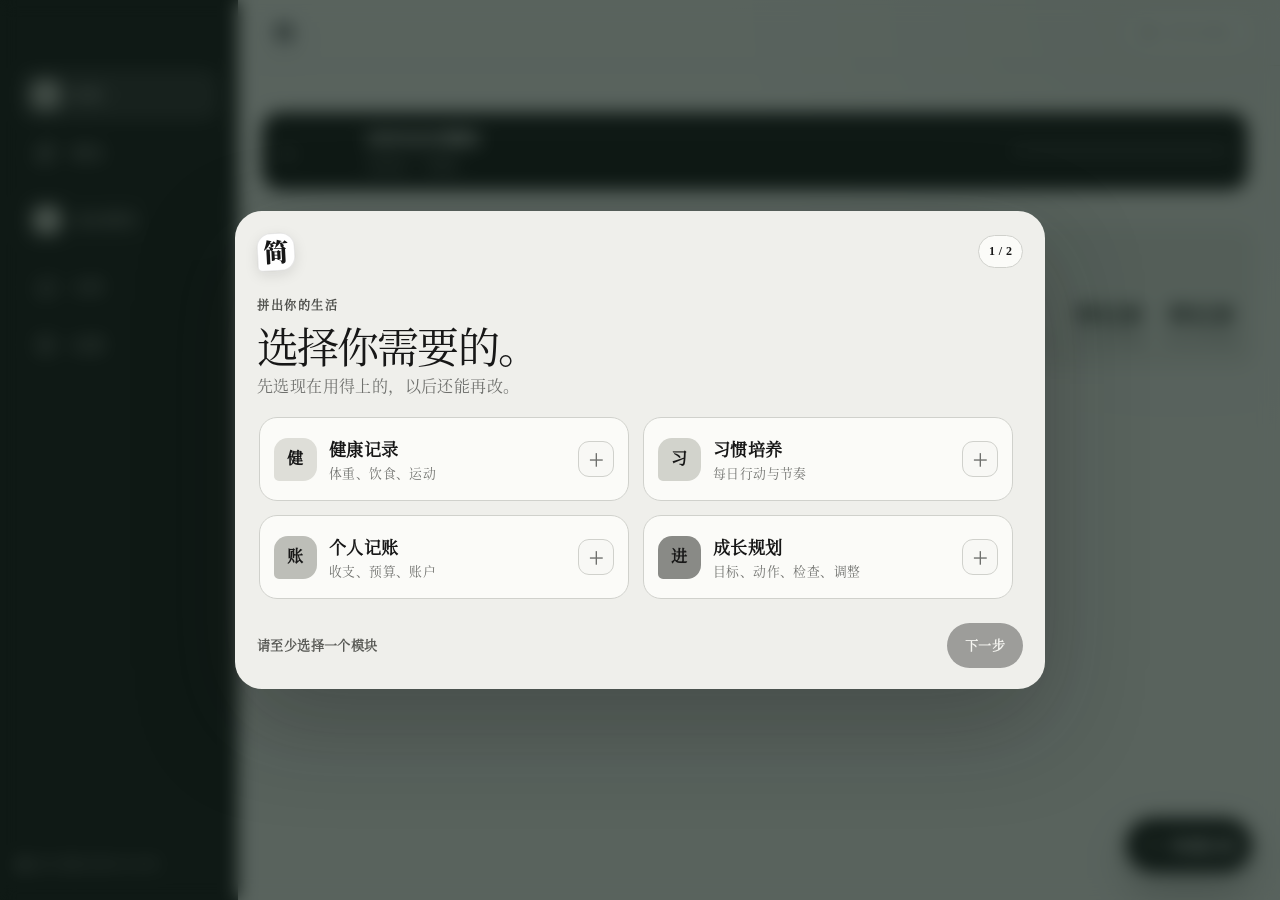
<file: index.html>
<!doctype html>
<html lang="zh-CN">
  <head>
    <meta charset="UTF-8" />
    <meta name="viewport" content="width=device-width, initial-scale=1, viewport-fit=cover" />
    <meta name="theme-color" content="#181818" />
    <meta name="mobile-web-app-capable" content="yes" />
    <meta name="apple-mobile-web-app-capable" content="yes" />
    <meta name="apple-mobile-web-app-status-bar-style" content="black-translucent" />
    <meta name="apple-mobile-web-app-title" content="简行" />
    <link rel="icon" href="./easyup-icon.png" />
    <link rel="manifest" href="manifest.webmanifest" />
    <link rel="apple-touch-icon" href="icons/apple-touch-icon.png" />
    <title>简行 EasyUp</title>
    <script type="module" crossorigin src="./assets/index-CmZ3-nrd.js"></script>
    <link rel="stylesheet" crossorigin href="./assets/index-DJcns935.css">
  </head>
  <body>
    <div id="root"></div>
  </body>
</html>
</file>
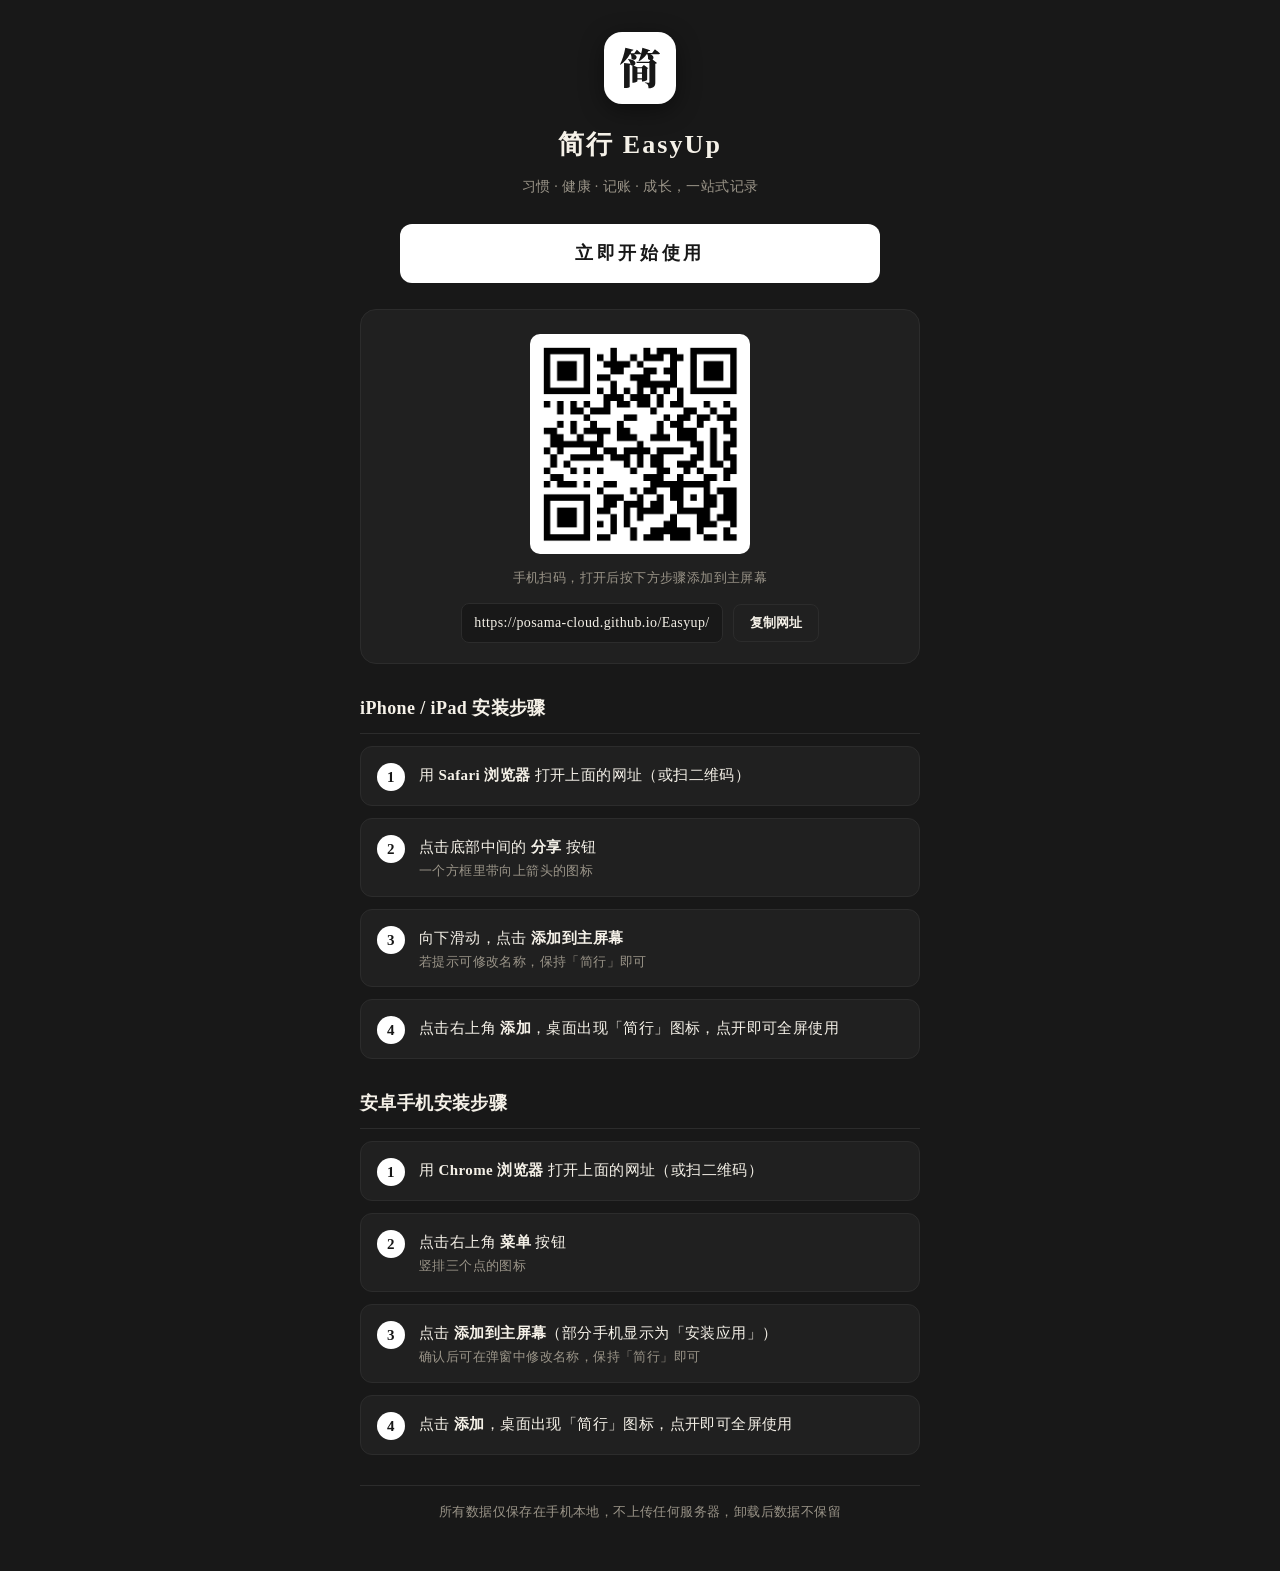
<file: install.html>
<!doctype html>
<html lang="zh-CN">
  <head>
    <meta charset="UTF-8" />
    <meta name="viewport" content="width=device-width, initial-scale=1, viewport-fit=cover" />
    <meta name="theme-color" content="#181818" />
    <title>简行 EasyUp · 安装指引</title>
    <style>
      :root {
        --bg: #181818;
        --panel: #202020;
        --line: #2c2c2c;
        --text: #f5f1e8;
        --muted: #9a9488;
        --accent: #ffffff;
        --ink: #171717;
      }
      * { margin: 0; padding: 0; box-sizing: border-box; -webkit-tap-highlight-color: transparent; }
      html { -webkit-text-size-adjust: 100%; }
      body {
        background: var(--bg);
        color: var(--text);
        font-family: "Source Han Serif SC", "Source Han Serif CN", "Noto Serif SC", "Noto Serif CJK SC", serif;
        letter-spacing: 0.025em;
        line-height: 1.6;
        padding: 32px 20px 48px;
      }
      .wrap { max-width: 560px; margin: 0 auto; }
      .logo {
        width: 72px; height: 72px;
        border-radius: 18px;
        background: #ffffff;
        display: flex; align-items: center; justify-content: center;
        margin: 0 auto 20px;
        box-shadow: 0 6px 24px rgba(0,0,0,0.45);
      }
      .logo svg { width: 60px; height: 60px; }
      h1 { font-size: 26px; font-weight: 700; text-align: center; letter-spacing: 0.08em; }
      .sub { text-align: center; color: var(--muted); font-size: 14px; margin-top: 10px; }
      .cta {
        display: block; margin: 26px auto 0;
        width: 100%; max-width: 480px; padding: 15px;
        background: var(--accent); color: var(--ink);
        border: none; border-radius: 12px;
        font-family: inherit; font-weight: 700; font-size: 18px; letter-spacing: 0.2em;
        text-align: center; text-decoration: none; cursor: pointer;
        transition: transform 0.18s ease, opacity 0.18s ease;
      }
      .cta:active { transform: scale(0.97); opacity: 0.9; }
      .qr-card {
        margin-top: 26px;
        background: var(--panel);
        border: 1px solid var(--line);
        border-radius: 16px;
        padding: 24px 20px 20px;
        text-align: center;
      }
      .qr-card img { width: 220px; height: 220px; border-radius: 10px; display: block; margin: 0 auto; }
      .qr-card .tip { color: var(--muted); font-size: 13px; margin-top: 14px; }
      .url-row {
        margin-top: 14px;
        display: flex; gap: 10px;
        align-items: center;
        justify-content: center;
        flex-wrap: wrap;
      }
      .url {
        font-size: 14px; color: var(--text);
        background: var(--bg);
        border: 1px solid var(--line);
        border-radius: 8px;
        padding: 8px 12px;
        word-break: break-all;
        max-width: 100%;
      }
      .copy-btn {
        font-family: inherit; font-size: 13px; font-weight: 700;
        padding: 9px 16px;
        background: transparent; color: var(--text);
        border: 1px solid var(--line); border-radius: 8px;
        cursor: pointer;
        transition: background 0.18s ease;
      }
      .copy-btn:active { background: var(--line); }
      .section { margin-top: 30px; }
      .section h2 {
        font-size: 18px; font-weight: 700;
        padding-bottom: 10px;
        border-bottom: 1px solid var(--line);
      }
      .step {
        display: flex; gap: 14px;
        background: var(--panel);
        border: 1px solid var(--line);
        border-radius: 12px;
        padding: 14px 16px;
        margin-top: 12px;
        align-items: flex-start;
      }
      .num {
        flex: none;
        width: 28px; height: 28px;
        border-radius: 50%;
        background: var(--accent); color: var(--ink);
        font-weight: 700; font-size: 15px;
        display: flex; align-items: center; justify-content: center;
        margin-top: 2px;
      }
      .step .txt { font-size: 15px; padding-top: 2px; }
      .step .txt b { font-weight: 700; }
      .step .txt .muted { color: var(--muted); font-size: 13px; display: block; margin-top: 2px; }
      .note {
        margin-top: 30px;
        font-size: 13px; color: var(--muted);
        border-top: 1px solid var(--line);
        padding-top: 16px;
        text-align: center;
      }
      body.platform-ios .android-only { display: none; }
      body.platform-android .ios-only { display: none; }
    </style>
  </head>
  <body>
    <div class="wrap">
      <div class="logo">
        <svg xmlns="http://www.w3.org/2000/svg" viewBox="0 0 1024 1024">
          <rect width="1024" height="1024" fill="#ffffff"/>
          <g transform="translate(151 152) scale(.72)">
            <g transform="translate(0 881) scale(1 -1)">
              <path d="M345 811 154 861C130 716 79 562 27 465L38 457C124 516 200 598 262 705H283C295 675 303 636 299 599C380 521 496 644 357 705H506C515 705 523 707 527 713C510 650 488 592 466 547L476 540C545 579 607 635 659 709H674C689 677 697 633 690 592C708 575 727 566 745 565L714 530H415L424 502H724V51C724 40 721 33 706 33C687 33 618 38 618 38V25C660 18 674 3 686 -14C698 -31 701 -60 703 -99C844 -88 864 -43 864 40V480C885 484 897 493 904 501L799 582C835 612 837 674 742 709H948C962 709 973 714 976 725C931 765 855 824 855 824L788 737H677L703 782C726 782 739 790 744 803L557 860C551 815 541 768 530 724C489 762 426 815 426 815L366 733H278L305 788C328 789 341 798 345 811ZM221 597 213 592C236 564 262 524 277 484L123 498V-95H148C200 -95 257 -75 257 -67V454C269 456 278 459 283 463L286 451C298 443 310 439 321 438V31H343C403 31 440 57 440 65V109H548V60H570C614 60 671 92 671 103V362C685 365 694 371 698 376L593 455L540 401H440L343 438C417 451 438 586 221 597ZM548 137H440V245H548ZM548 373V273H440V373Z" fill="#171717"/>
            </g>
          </g>
        </svg>
      </div>
      <h1>简行 EasyUp</h1>
      <p class="sub">习惯 · 健康 · 记账 · 成长，一站式记录</p>

      <a class="cta" href="./">立即开始使用</a>

      <div class="qr-card">
        <img src="easyup-qr.png" alt="简行 EasyUp 网址二维码" />
        <p class="tip">手机扫码，打开后按下方步骤添加到主屏幕</p>
        <div class="url-row">
          <span class="url">https://posama-cloud.github.io/Easyup/</span>
          <button class="copy-btn" id="copyBtn">复制网址</button>
        </div>
      </div>

      <div class="section ios-only" data-ui>
        <h2>iPhone / iPad 安装步骤</h2>
        <div class="step">
          <span class="num">1</span>
          <div class="txt">用 <b>Safari 浏览器</b> 打开上面的网址（或扫二维码）</div>
        </div>
        <div class="step">
          <span class="num">2</span>
          <div class="txt">点击底部中间的 <b>分享</b> 按钮
            <span class="muted">一个方框里带向上箭头的图标</span>
          </div>
        </div>
        <div class="step">
          <span class="num">3</span>
          <div class="txt">向下滑动，点击 <b>添加到主屏幕</b>
            <span class="muted">若提示可修改名称，保持「简行」即可</span>
          </div>
        </div>
        <div class="step">
          <span class="num">4</span>
          <div class="txt">点击右上角 <b>添加</b>，桌面出现「简行」图标，点开即可全屏使用</div>
        </div>
      </div>

      <div class="section android-only" data-ui>
        <h2>安卓手机安装步骤</h2>
        <div class="step">
          <span class="num">1</span>
          <div class="txt">用 <b>Chrome 浏览器</b> 打开上面的网址（或扫二维码）</div>
        </div>
        <div class="step">
          <span class="num">2</span>
          <div class="txt">点击右上角 <b>菜单</b> 按钮
            <span class="muted">竖排三个点的图标</span>
          </div>
        </div>
        <div class="step">
          <span class="num">3</span>
          <div class="txt">点击 <b>添加到主屏幕</b>（部分手机显示为「安装应用」）
            <span class="muted">确认后可在弹窗中修改名称，保持「简行」即可</span>
          </div>
        </div>
        <div class="step">
          <span class="num">4</span>
          <div class="txt">点击 <b>添加</b>，桌面出现「简行」图标，点开即可全屏使用</div>
        </div>
      </div>

      <p class="note">所有数据仅保存在手机本地，不上传任何服务器，卸载后数据不保留</p>
    </div>

    <script>
      var ua = navigator.userAgent;
      var isIOS = /iPhone|iPad|iPod/i.test(ua);
      var isAndroid = /Android/i.test(ua);
      if (isIOS) { document.body.classList.add("platform-ios"); }
      else if (isAndroid) { document.body.classList.add("platform-android"); }

      document.getElementById("copyBtn").addEventListener("click", function () {
        var text = "https://posama-cloud.github.io/Easyup/";
        function done() {
          var btn = document.getElementById("copyBtn");
          btn.textContent = "已复制";
          setTimeout(function () { btn.textContent = "复制网址"; }, 1600);
        }
        if (navigator.clipboard && navigator.clipboard.writeText) {
          navigator.clipboard.writeText(text).then(done, function () { fallback(); });
        } else { fallback(); }
        function fallback() {
          var ta = document.createElement("textarea");
          ta.value = text;
          ta.style.position = "fixed";
          ta.style.opacity = "0";
          document.body.appendChild(ta);
          ta.select();
          try { document.execCommand("copy"); done(); } catch (e) {}
          document.body.removeChild(ta);
        }
      });
    </script>
  </body>
</html>
</file>
